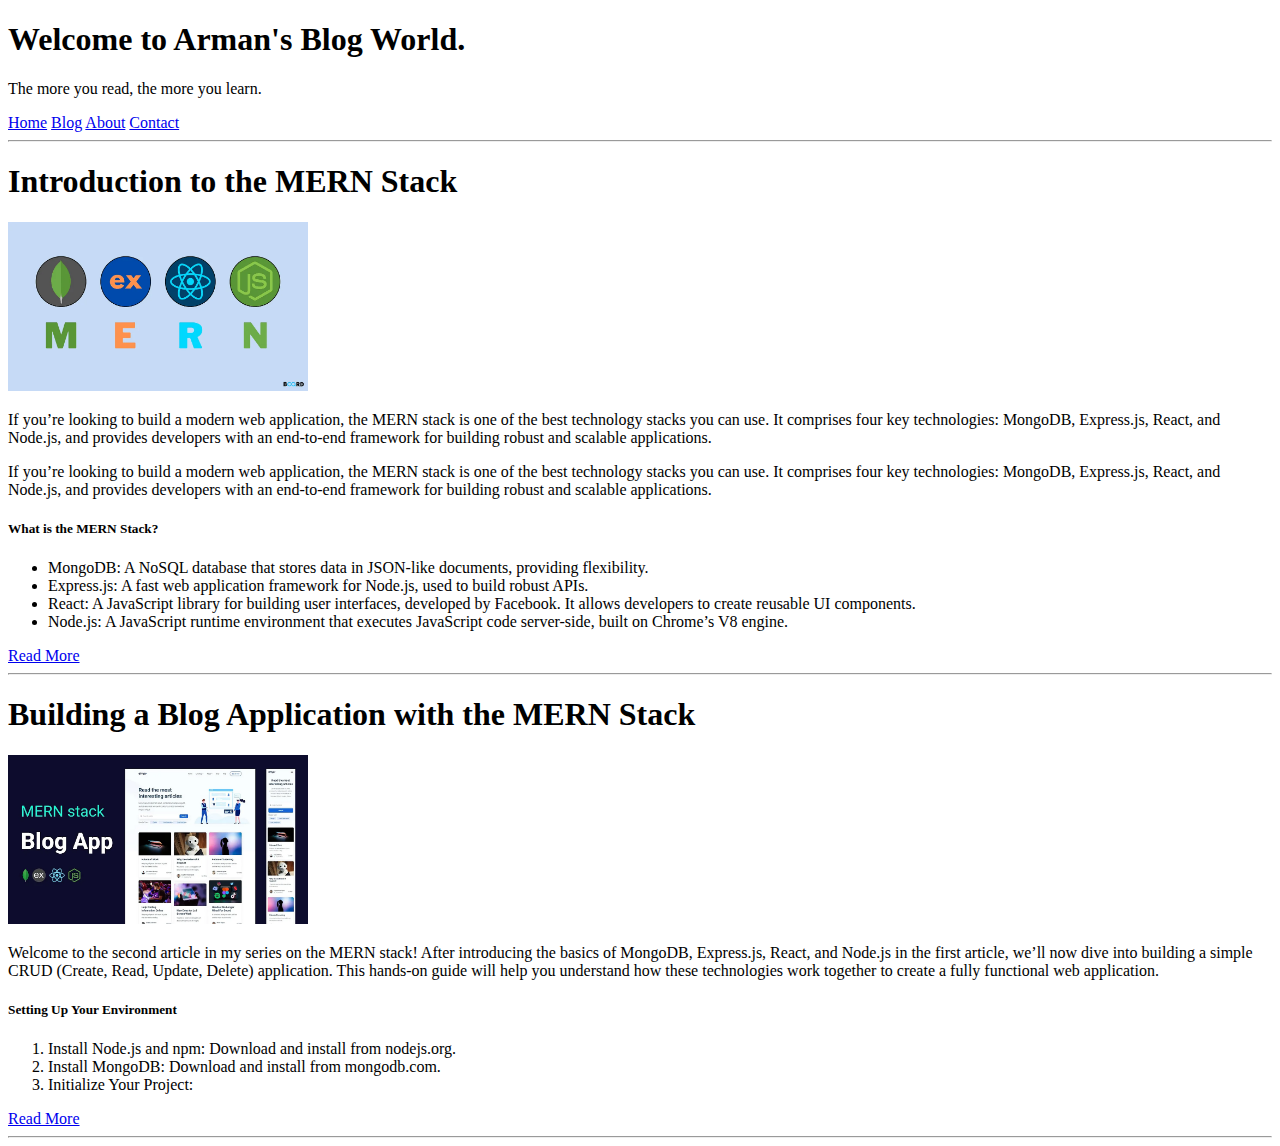
<file: class-01-28-feb-2025/index.html>
<!DOCTYPE html>
<html lang="en">
<head>
  <meta charset="UTF-8">
  <meta name="viewport" content="width=device-width, initial-scale=1.0">
  <title>Blog with Arman</title>
  <link rel="shortcut icon" href="./Arman.jpg" type="image/x-icon">
</head>
<body>

  <h1>Welcome to Arman's Blog World.</h1>
  <p>The more you read, the more you learn.</p>

  <div>
    <a href="#">Home</a>
    <a href="#">Blog</a>
    <a href="#">About</a>
    <a href="#">Contact</a>
  </div>

  <hr>

  <h1>Introduction to the MERN Stack</h1>
  <img src="./1.webp" alt="Image" width="300px">
  <p>If you’re looking to build a modern web application, the MERN stack is one of the best technology stacks you can use. It comprises four key technologies: MongoDB, Express.js, React, and Node.js, and provides developers with an end-to-end framework for building robust and scalable applications.</p>
  <p>If you’re looking to build a modern web application, the MERN stack is one of the best technology stacks you can use. It comprises four key technologies: MongoDB, Express.js, React, and Node.js, and provides developers with an end-to-end framework for building robust and scalable applications.</p>
  <h5>What is the MERN Stack?</h5>
  <ul>
    <li>MongoDB: A NoSQL database that stores data in JSON-like documents, providing flexibility.</li>
    <li>Express.js: A fast web application framework for Node.js, used to build robust APIs.</li>
    <li>React: A JavaScript library for building user interfaces, developed by Facebook. It allows developers to create reusable UI components.</li>
    <li>Node.js: A JavaScript runtime environment that executes JavaScript code server-side, built on Chrome’s V8 engine.</li>
  </ul>
  <a href="#">Read More</a>
  <hr>

  <h1>Building a Blog Application with the MERN Stack</h1>
  <img src="./2.webp" alt="Image" width="300px">
  <p>Welcome to the second article in my series on the MERN stack! After introducing the basics of MongoDB, Express.js, React, and Node.js in the first article, we’ll now dive into building a simple CRUD (Create, Read, Update, Delete) application. This hands-on guide will help you understand how these technologies work together to create a fully functional web application.</p>
  <h5>Setting Up Your Environment</h5>
  <ol>
    <li>Install Node.js and npm: Download and install from nodejs.org.</li>
    <li>Install MongoDB: Download and install from mongodb.com.</li>
    <li>Initialize Your Project:</li>
  </ol>
  <a href="#">Read More</a>
  <hr>
  
</body>
</html>
</file>
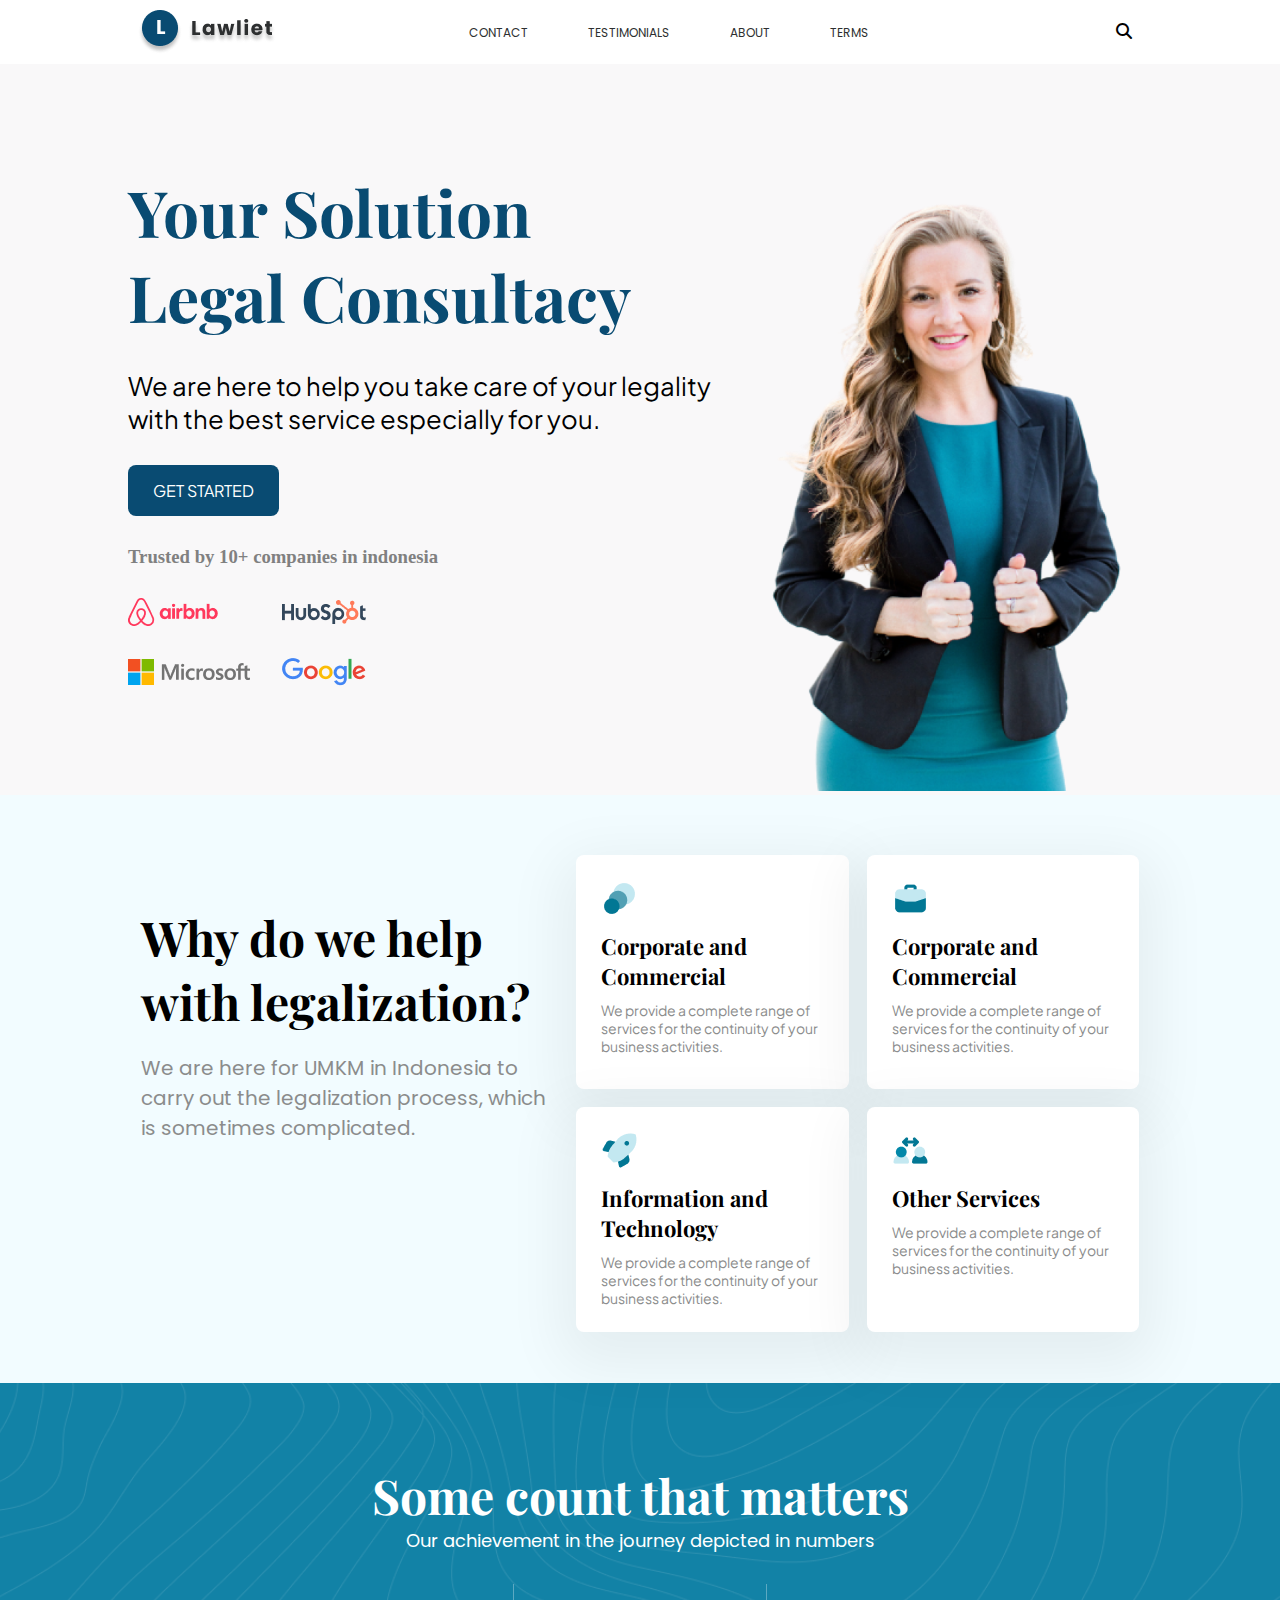
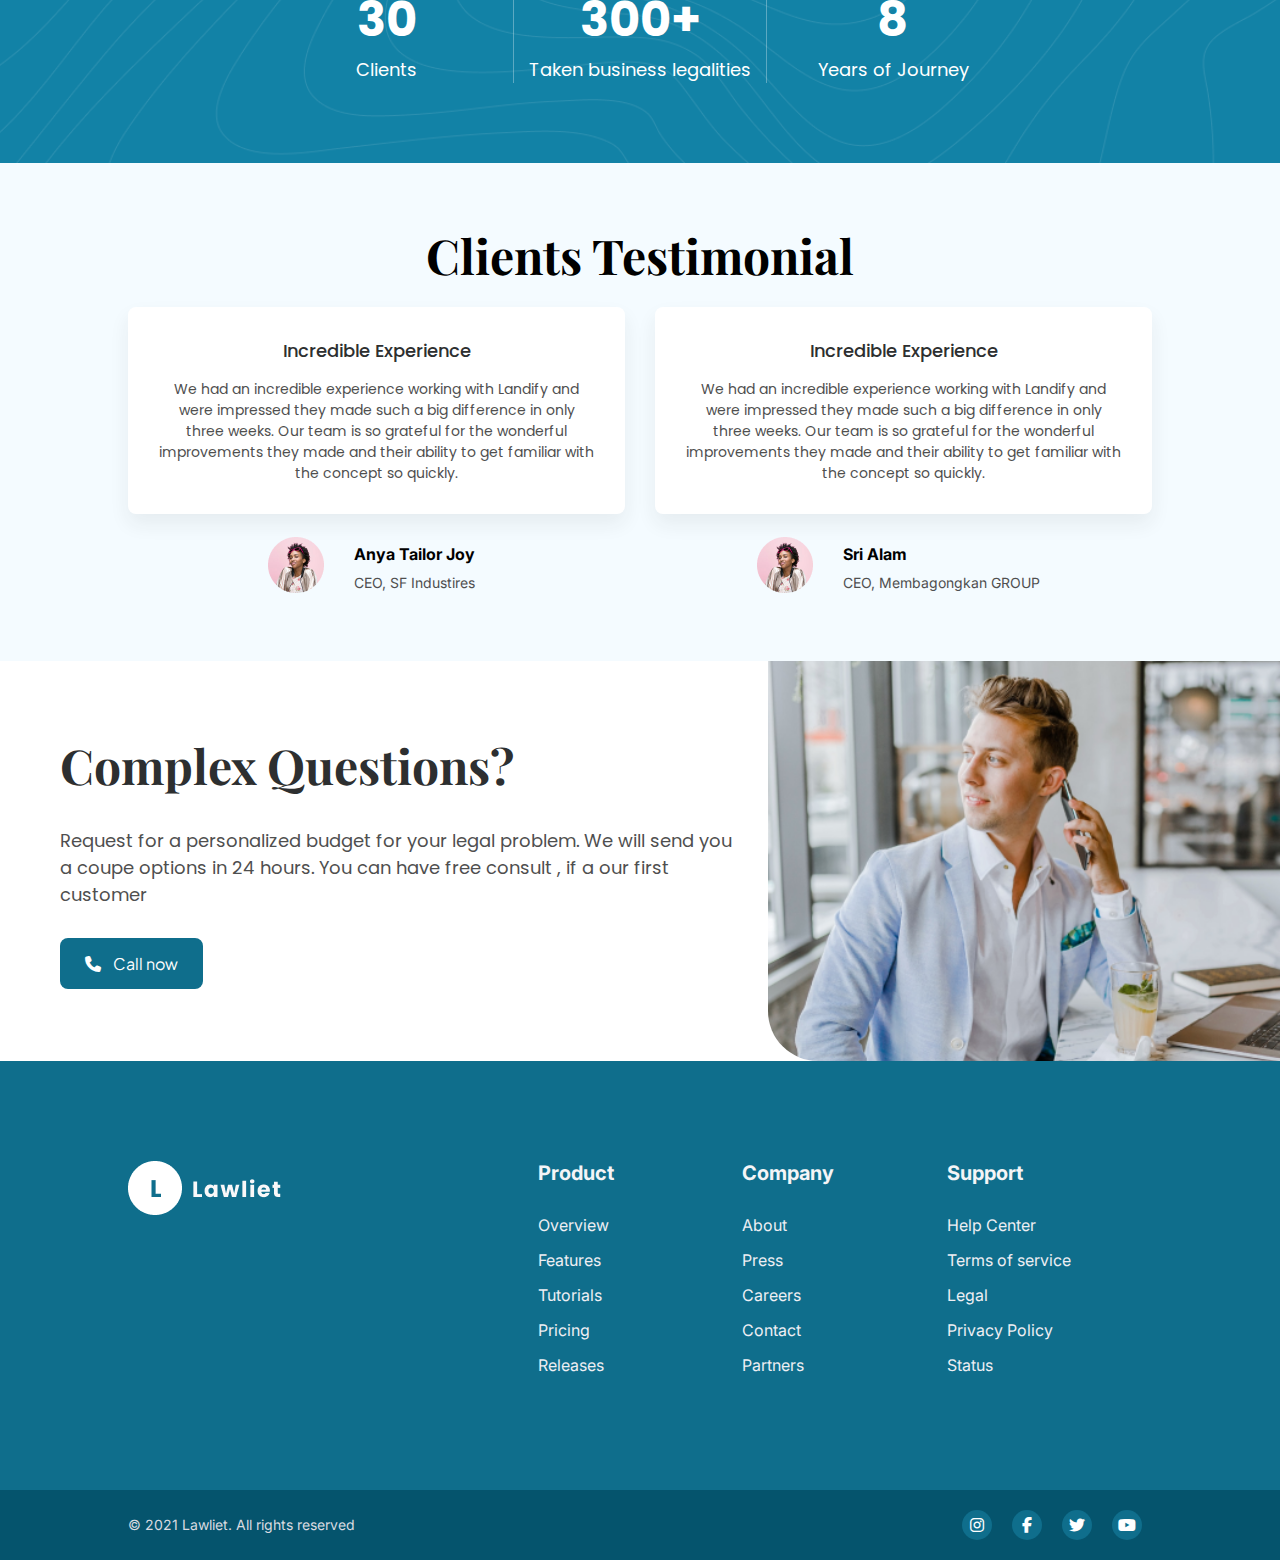
<file: class-03-06-march-2025/index.html>
<!DOCTYPE html>
<html lang="en">
<head>
  <meta charset="UTF-8">
  <meta name="viewport" content="width=device-width, initial-scale=1.0">
  <title>Lawliet</title>
  <link rel="shortcut icon" href="./ss.png" type="image/x-icon">

  <!-- CUSTOM CSS -->
  <link rel="stylesheet" href="./style.css">
  <!-- FONTAWESOME CSS -->
  <link rel="stylesheet" href="https://cdnjs.cloudflare.com/ajax/libs/font-awesome/6.7.2/css/all.min.css" integrity="sha512-Evv84Mr4kqVGRNSgIGL/F/aIDqQb7xQ2vcrdIwxfjThSH8CSR7PBEakCr51Ck+w+/U6swU2Im1vVX0SVk9ABhg==" crossorigin="anonymous" referrerpolicy="no-referrer" />

  <!-- GOOGLE FONTS -->
  <link rel="preconnect" href="https://fonts.googleapis.com">
  <link rel="preconnect" href="https://fonts.gstatic.com" crossorigin>
  <link href="https://fonts.googleapis.com/css2?family=Playfair+Display:ital,wght@0,400..900;1,400..900&display=swap" rel="stylesheet">
  <link href="https://fonts.googleapis.com/css2?family=Poppins:ital,wght@0,100;0,200;0,300;0,400;0,500;0,600;0,700;0,800;0,900;1,100;1,200;1,300;1,400;1,500;1,600;1,700;1,800;1,900&display=swap" rel="stylesheet">
  <link href="https://fonts.googleapis.com/css2?family=Plus+Jakarta+Sans:ital,wght@0,200..800;1,200..800&display=swap" rel="stylesheet">
  <link href="https://fonts.googleapis.com/css2?family=Inter:ital,opsz,wght@0,14..32,100..900;1,14..32,100..900&display=swap" rel="stylesheet">

</head>
<body>

  <!-- HEADER AREA START -->
  <header class="header-area">
    <div class="header">
      <div class="header-logo">
        <img src="./img/Logo.png" alt="logo">
      </div>
      <div class="header-menu">
        <nav>
          <ul>
            <li class="menu-item">
              <a href="" class="menu-link">contact</a>
            </li>
            <li class="menu-item">
              <a href="" class="menu-link">testimonials</a>
            </li>
            <li class="menu-item">
              <a href="" class="menu-link">about</a>
            </li>
            <li class="menu-item">
              <a href="" class="menu-link">terms</a>
            </li>
          </ul>
        </nav>
      </div>
      <div class="header-search">
        <i class="fa-solid fa-magnifying-glass"></i>
      </div>
    </div>
  </header>
  <!-- HEADER AREA END -->

  <!-- HERO AREA START -->
   <div class="hero-area">
    <div class="hero">
      <div class="hero-content">
        <h1 class="hero-title">Your Solution <br> Legal Consultacy</h1>
        <p class="hero-para">We are here to help you take care of your legality 
          with the best service especially for you.</p>
        <a href="" class="hero-btn">GET STARTED</a>
        <div class="hero-company">
          <h3 class="hero-company-title">Trusted by 10+ companies in indonesia</h3>
          <img src="./img/Group 25.png" alt="image">
        </div>
      </div>
      <div class="hero-image">
        <img src="./img/Hero Image.png" alt="image">
      </div>
    </div>
   </div>
  <!-- HERO AREA END -->

  <!-- SERVICE AREA START -->
   <div class="service-area">
    <div class="service">
      <div class="service-content">
        <h1>Why do we help with legalization?</h1>
        <p>We are here for UMKM in Indonesia to carry out the legalization process, which is sometimes complicated.</p>
      </div>
      <div class="service-categories">
        <div class="service-box">
          <img src="./img/Circle Layer.png" alt="image">
          <h5>Corporate and Commercial</h5>
          <p>We provide a complete range of services for the continuity of your business activities.</p>
        </div>
        <div class="service-box">
          <img src="./img/Bag.png" alt="image">
          <h5>Corporate and Commercial</h5>
          <p>We provide a complete range of services for the continuity of your business activities.</p>
        </div>
        <div class="service-box">
          <img src="./img/Rocket.png" alt="image">
          <h5>Information and Technology</h5>
          <p>We provide a complete range of services for the continuity of your business activities.</p>
        </div>
        <div class="service-box">
          <img src="./img/User Arrows.png" alt="image">
          <h5>Other Services</h5>
          <p>We provide a complete range of services for the continuity of your business activities.</p>
        </div>
      </div>
    </div>
   </div>
  <!-- SERVICE AREA END -->

  <!-- COUNTER AREA START -->
   <div class="counter-area">
    <div class="counter">
      <div class="counter-header">
        <h1>Some count that matters</h1>
        <p>Our achievement in the journey depicted in numbers</p>
      </div>
      <div class="counter-body">
        <div class="counter-item">
          <h1>30</h1>
          <p>Clients</p>
        </div>
        <div class="counter-item counter-side-border">
          <h1>300+</h1>
          <p>Taken business legalities</p>
        </div>
        <div class="counter-item">
          <h1>8</h1>
          <p>Years of Journey</p>
        </div>
      </div>
    </div>
   </div>
  <!-- COUNTER AREA END -->

  <!-- TSIMONIAL AREA START -->
   <div class="testimonial-area">
    <div class="testimonial">
      <h1>Clients Testimonial</h1>
      <div class="testimonial-body">
        <div class="testimonial-item">
          <div class="testimonial-content">
            <h5>Incredible Experience</h5>
            <p>We had an incredible experience working with Landify and were impressed they made such a big difference in only three weeks. Our team is so grateful for the wonderful improvements they made and their ability to get familiar with the concept so quickly.</p>
          </div>
          <div class="testimonial-user">
            <div class="t-user-image">
              <img src="./img/Photo.png" alt="image">
            </div>
            <div class="t-user-content">
              <h4>Anya Tailor Joy</h4>
              <p>CEO, SF Industires</p>
            </div>
          </div>
        </div>
        <div class="testimonial-item">
          <div class="testimonial-content">
            <h5>Incredible Experience</h5>
            <p>We had an incredible experience working with Landify and were impressed they made such a big difference in only three weeks. Our team is so grateful for the wonderful improvements they made and their ability to get familiar with the concept so quickly.</p>
          </div>
          <div class="testimonial-user">
            <div class="t-user-image">
              <img src="./img/Photo.png" alt="image">
            </div>
            <div class="t-user-content">
              <h4>Sri Alam</h4>
              <p>CEO, Membagongkan GROUP</p>
            </div>
          </div>
        </div>
      </div>
    </div>
   </div>
  <!-- TSIMONIAL AREA END -->

  <!-- FAQ AREA START -->
   <div class="faq-area">
    <div class="faq">
      <div class="faq-content">
        <h1>Complex Questions?</h1>
        <p>Request for a personalized budget for your legal problem. We will send you a coupe options in 24 hours. You can have free consult , if a our first customer</p>
        <a href=""><i class="fa-solid fa-phone"></i>&nbsp; &nbsp; Call now</a>
      </div>
      <div class="faq-image"></div>
    </div>
   </div>
  <!-- FAQ AREA END -->

  <!-- FOOTER AREA START -->
   <footer class="footer-area">
    <div class="footer-top">
      <div class="footer1">
        <div class="footer-item footer-logo">
          <a href="">
            <img src="./img/Logo-1.png" alt="logo">
          </a>
        </div>
        <div class="footer-item">
          <h5>Product</h5>
          <ul>
            <li><a href="">Overview</a></li>
            <li><a href="">Features</a></li>
            <li><a href="">Tutorials</a></li>
            <li><a href="">Pricing</a></li>
            <li><a href="">Releases</a></li>
          </ul>
        </div>
        <div class="footer-item">
          <h5>Company</h5>
          <ul>
            <li><a href="">About</a></li>
            <li><a href="">Press</a></li>
            <li><a href="">Careers</a></li>
            <li><a href="">Contact</a></li>
            <li><a href="">Partners</a></li>
          </ul>
        </div>
        <div class="footer-item">
          <h5>Support</h5>
          <ul>
            <li><a href="">Help Center</a></li>
            <li><a href="">Terms of service</a></li>
            <li><a href="">Legal</a></li>
            <li><a href="">Privacy Policy</a></li>
            <li><a href="">Status</a></li>
          </ul>
        </div>
      </div>
    </div>
    <div class="footer-bottom">
      <div class="footer2">
        <div class="bottom-left">
          <p>© 2021 Lawliet. All rights reserved</p>
        </div>
        <div class="bottom-right">
          <a href=""><i class="fa-brands fa-instagram"></i></a>
          <a href=""><i class="fa-brands fa-facebook-f"></i></a>
          <a href=""><i class="fa-brands fa-twitter"></i></a>
          <a href=""><i class="fa-brands fa-youtube"></i></a>
        </div>
      </div>
    </div>
   </footer>
  <!-- FOOTER AREA END -->
  
</body>
</html>
</file>
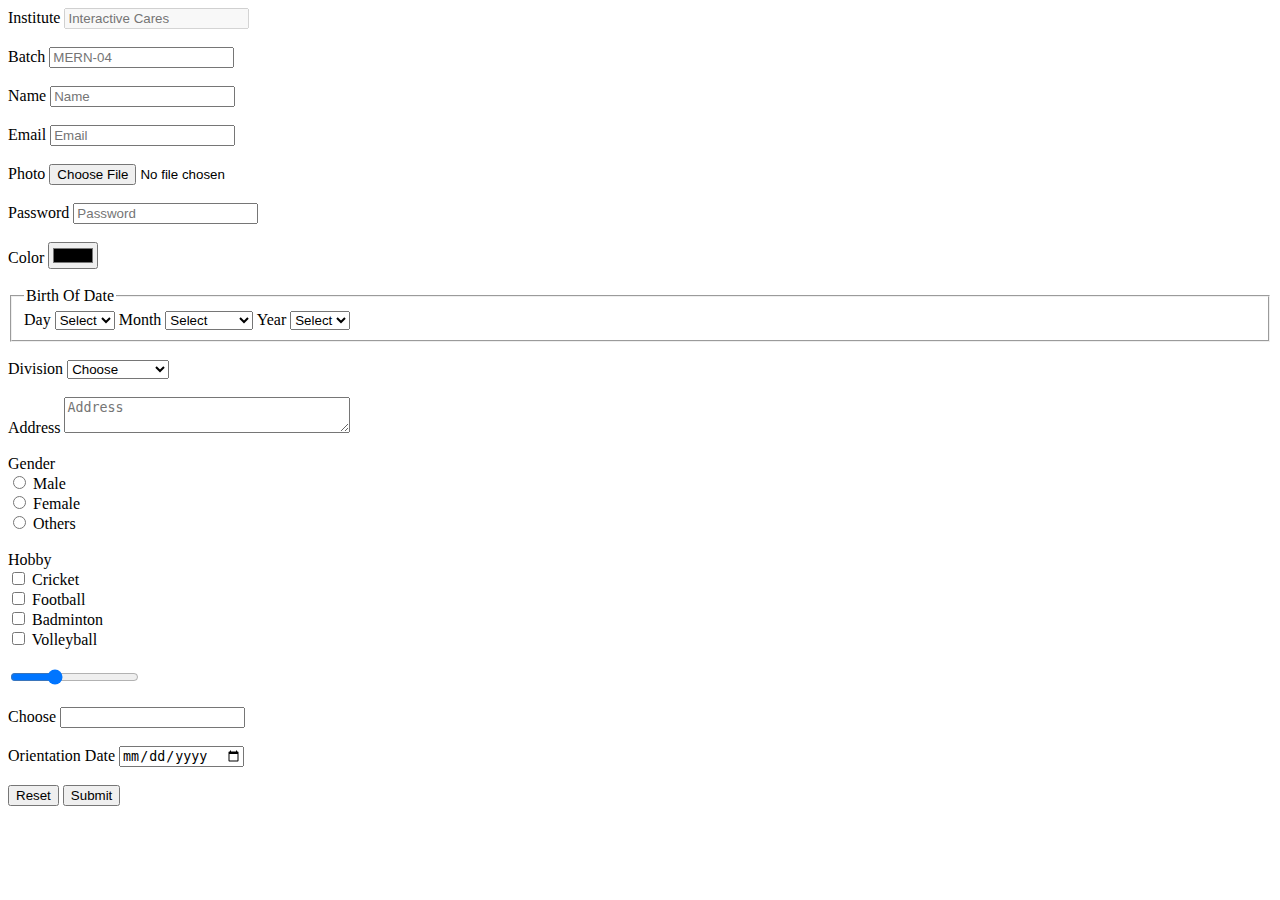
<file: class-02-04-march-2025/form.html>
<!DOCTYPE html>
<html lang="en">
<head>
  <meta charset="UTF-8">
  <meta name="viewport" content="width=device-width, initial-scale=1.0">
  <title>Form</title>
</head>
<body>

  <form action="">

    <div>
      <label for="">Institute</label>
      <input type="text" name="" placeholder="Interactive Cares" id="" disabled>
    </div>
    <br>
    <div>
      <label for="">Batch</label>
      <input type="text" name="" placeholder="MERN-04" id="" readonly>
    </div>
    <br>
    <div>
      <label for="">Name</label>
      <input type="text" name="" placeholder="Name" id="">
    </div>
    <br>
    <div>
      <label for="">Email</label>
      <input type="email" name="" placeholder="Email" id="">
    </div>
    <br>
    <div>
      <label for="">Photo</label>
      <input type="file" name="" placeholder="Photo" id="">
    </div>
    <br>
    <div>
      <label for="">Password</label>
      <input type="password" name="" placeholder="Password" id="">
    </div>
    <br>
    <div>
      <label for="">Color</label>
      <input type="color" name="" placeholder="Color" id="">
    </div>
    <br>
    <fieldset>
      <legend>Birth Of Date</legend>
      <label for="">Day</label>
      <select name="" id="">
        <option value="" hidden>Select</option>
        <option value="">1</option>
        <option value="">2</option>
        <option value="">3</option>
        <option value="">4</option>
        <option value="">5</option>
        <option value="">6</option>
        <option value="">7</option>
        <option value="">8</option>
        <option value="">9</option>
        <option value="">10</option>
        <option value="">11</option>
        <option value="">12</option>
        <option value="">13</option>
        <option value="">14</option>
        <option value="">15</option>
        <option value="">16</option>
        <option value="">17</option>
        <option value="">18</option>
        <option value="">19</option>
        <option value="">20</option>
        <option value="">21</option>
        <option value="">22</option>
        <option value="">23</option>
        <option value="">24</option>
        <option value="">25</option>
        <option value="">26</option>
        <option value="">27</option>
        <option value="">28</option>
        <option value="">29</option>
        <option value="">30</option>
        <option value="">31</option>
      </select>
      <label for="">Month</label>
      <select name="" id="">
        <option value="" hidden>Select</option>
        <option value="">January</option>
        <option value="">February</option>
        <option value="">March</option>
        <option value="">April</option>
        <option value="">May</option>
        <option value="">June</option>
        <option value="">July</option>
        <option value="">August</option>
        <option value="">September</option>
        <option value="">October</option>
        <option value="">November</option>
        <option value="">December</option>
      </select>
      <label for="">Year</label>
      <select name="" id="">
        <option value="" hidden>Select</option>
        <option value="">2000</option>
        <option value="">2001</option>
        <option value="">2002</option>
        <option value="">2003</option>
        <option value="">2004</option>
        <option value="">2005</option>
        <option value="">2006</option>
        <option value="">2007</option>
        <option value="">2008</option>
        <option value="">2009</option>
        <option value="">2010</option>
      </select>
    </fieldset>
    <br>
    <div>
      <label for="">Division</label>
      <select name="" id="">
        <option value="" hidden>Choose</option>
        <optgroup label="NORTH">
          <option value="">Rangpur</option>
          <option value="">Rajshahi</option>
          <option value="">Dhaka</option>
          <option value="">Sylhet</option>
        </optgroup>
        <optgroup label="SOUTH">
          <option value="">Khulna</option>
          <option value="">Barisal</option>
          <option value="">Chittagong</option>
        </optgroup>

      </select>
    </div>
    <br>
    <div>
      <label for="">Address</label>
      <textarea name="" id="" rows="2" cols="33" placeholder="Address"></textarea>
    </div>
    <br>
    <div>
      <label for="">Gender</label>
      <br>
      <input type="radio" name="gender" value="Male" id="Male">
      <label for="Male">Male</label>
      <br>
      <input type="radio" name="gender" value="Female" id="Female">
      <label for="Female">Female</label>
      <br>
      <input type="radio" name="gender" value="Others" id="Others">
      <label for="Others">Others</label>
    </div>
    <br>
    <div>
      <label for="">Hobby</label>
      <br>
      <input type="checkbox" name="hobby" id="Cricket">
      <label for="Cricket">Cricket</label>
      <br>
      <input type="checkbox" name="hobby" id="Football">
      <label for="Football">Football</label>
      <br>
      <input type="checkbox" name="hobby" id="Badminton">
      <label for="Badminton">Badminton</label>
      <br>
      <input type="checkbox" name="hobby" id="Volleyball">
      <label for="Volleyball">Volleyball</label>
      <br>
    </div>
    <br>
    <div>
      <input type="range" id="a" value="33">
    </div>
    <br>
    <div>
      <label for="browser">Choose</label>
      <input list="browsers" name="browser" id="browser">
      <datalist id="browsers">
        <option value="Edge">
        <option value="Firefox">
        <option value="Chrome">
        <option value="Opera">
        <option value="Safari">
      </datalist>
    </div>
    <br>
    <div>
      <label for="">Orientation Date</label>
      <input type="date" name="" placeholder="BOD" id="">
    </div>
    <br>
    <input type="reset" name="" id="" placeholder="Reset">

    <button type="button">Submit</button>

  </form>
  
</body>
</html>
</file>
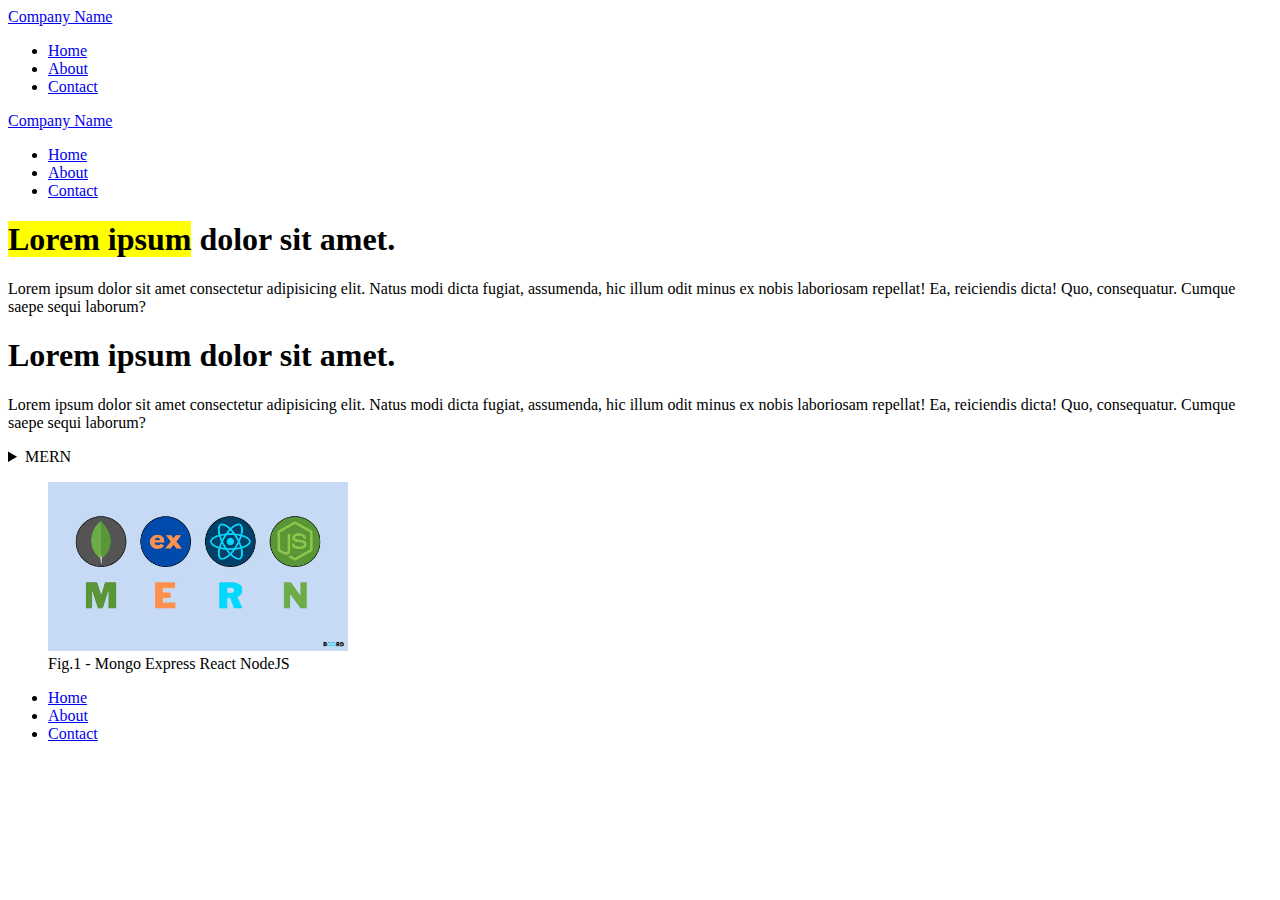
<file: class-02-04-march-2025/semantic.html>
<!DOCTYPE html>
<html lang="en">
<head>
  <meta charset="UTF-8">
  <meta name="viewport" content="width=device-width, initial-scale=1.0">
  <title>Semantic</title>
</head>
<body>

  <header>
    <nav>
      <a href="#">Company Name</a>
      <ul>
        <li><a href="#">Home</a></li>
        <li><a href="#">About</a></li>
        <li><a href="#">Contact</a></li>
      </ul>
    </nav>
  </header>

  <main>

    <aside>
      <a href="#">Company Name</a>
      <ul>
        <li><a href="#">Home</a></li>
        <li><a href="#">About</a></li>
        <li><a href="#">Contact</a></li>
      </ul>
    </aside>
  
    <section>
      <h1><mark>Lorem ipsum</mark> dolor sit amet.</h1>
      <p>Lorem ipsum dolor sit amet consectetur adipisicing elit. Natus modi dicta fugiat, assumenda, hic illum odit minus ex nobis laboriosam repellat! Ea, reiciendis dicta! Quo, consequatur. Cumque saepe sequi laborum?</p>
    </section>
  
    <article>
      <h1>Lorem ipsum dolor sit amet.</h1>
      <p>Lorem ipsum dolor sit amet consectetur adipisicing elit. Natus modi dicta fugiat, assumenda, hic illum odit minus ex nobis laboriosam repellat! Ea, reiciendis dicta! Quo, consequatur. Cumque saepe sequi laborum?</p>
      
      <details>
        <summary>MERN</summary>
        <p>Mongo Express React NodeJS</p>
      </details>

      <figure>
        <img src="./1.webp" alt="Trulli" width="300px">
        <figcaption>Fig.1 - Mongo Express React NodeJS</figcaption>
      </figure>
    </article>

  </main>

  <footer>
    <ul>
      <li><a href="#">Home</a></li>
      <li><a href="#">About</a></li>
      <li><a href="#">Contact</a></li>
    </ul>
  </footer>
  
</body>
</html>
</file>
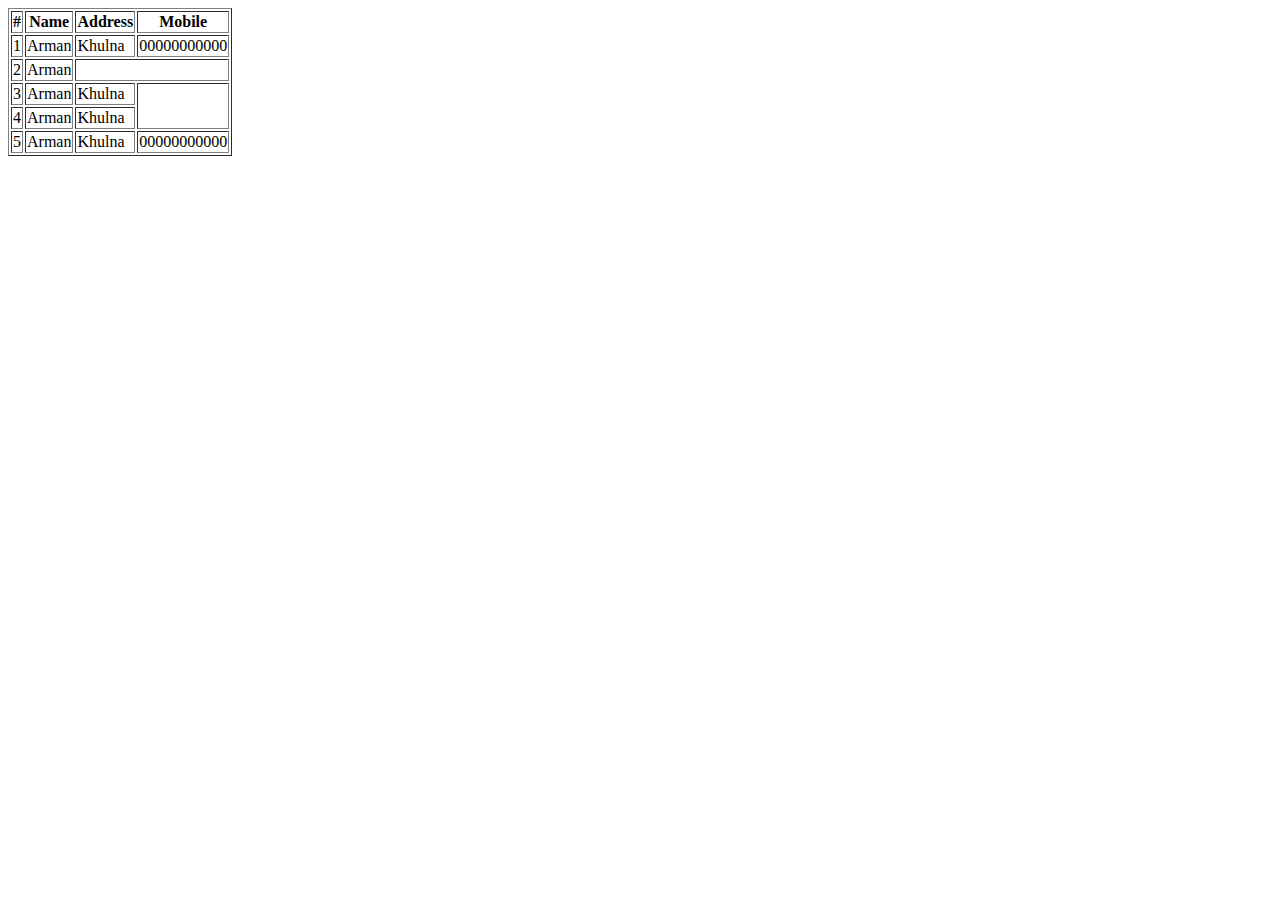
<file: class-02-04-march-2025/table.html>
<!DOCTYPE html>
<html lang="en">
<head>
  <meta charset="UTF-8">
  <meta name="viewport" content="width=device-width, initial-scale=1.0">
  <title>Table</title>
</head>
<body>

  <table border="1">
    <thead>
      <th>#</th>
      <th>Name</th>
      <th>Address</th>
      <th>Mobile</th>
    </thead>
    <tbody>
      <tr>
        <td>1</td>
        <td>Arman</td>
        <td>Khulna</td>
        <td>00000000000</td>
      </tr>
      <tr>
        <td>2</td>
        <td>Arman</td>
        <td colspan="2"></td>
      </tr>
      <tr>
        <td>3</td>
        <td>Arman</td>
        <td>Khulna</td>
        <td rowspan="2"></td>
      </tr>
      <tr>
        <td>4</td>
        <td>Arman</td>
        <td>Khulna</td>
      </tr>
      <tr>
        <td>5</td>
        <td>Arman</td>
        <td>Khulna</td>
        <td>00000000000</td>
      </tr>
    </tbody>
  </table>
  
</body>
</html>
</file>
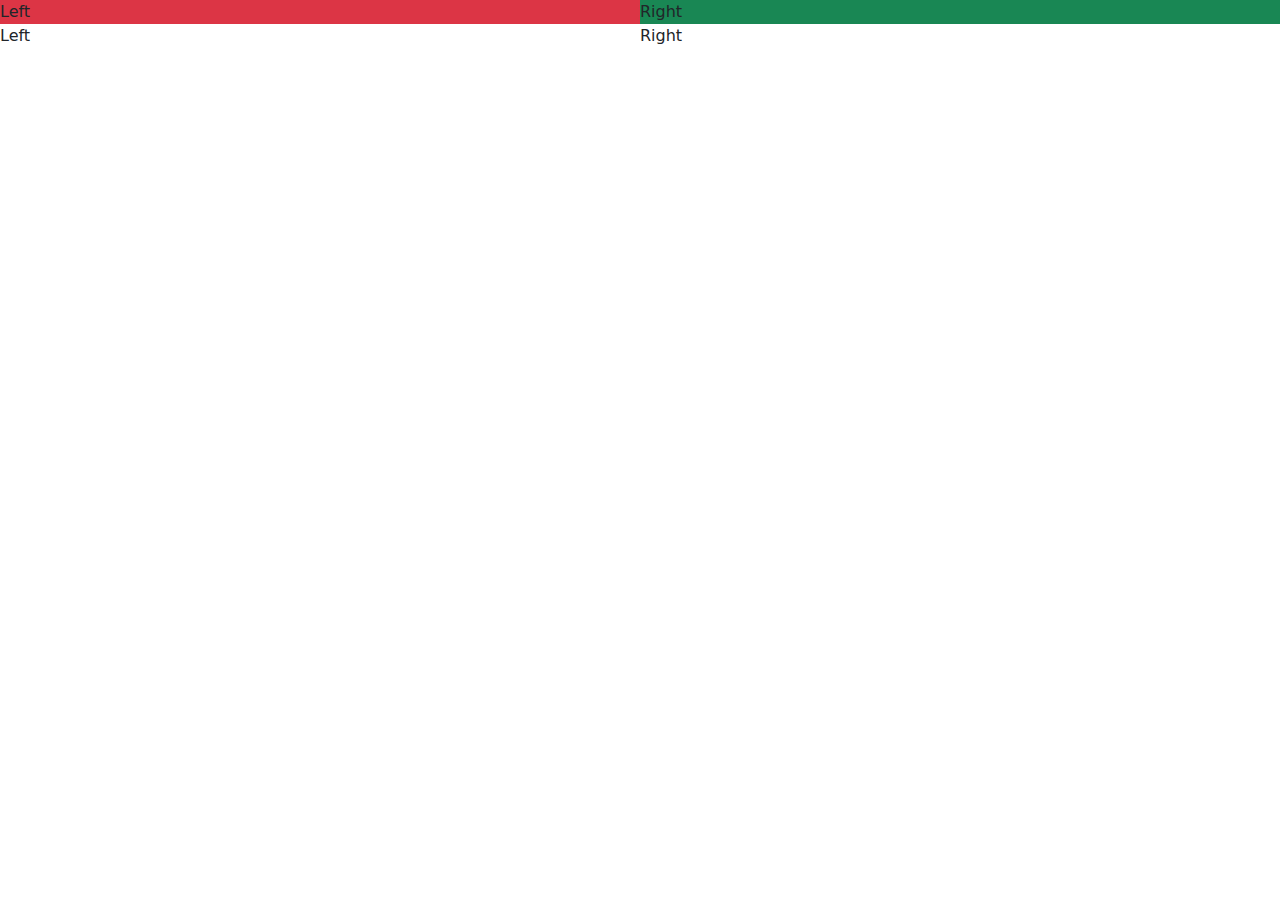
<file: class-03/bootstrap.html>
<!doctype html>
<html lang="en">
  <head>
    <meta charset="utf-8">
    <meta name="viewport" content="width=device-width, initial-scale=1">
    <title>Bootstrap demo</title>
    <!-- <link href="https://cdn.jsdelivr.net/npm/bootstrap@5.3.3/dist/css/bootstrap.min.css" rel="stylesheet" integrity="sha384-QWTKZyjpPEjISv5WaRU9OFeRpok6YctnYmDr5pNlyT2bRjXh0JMhjY6hW+ALEwIH" crossorigin="anonymous"> -->
<style>
:root {
    --bs-breakpoint-xs: 0;
    --bs-breakpoint-sm: 576px;
    --bs-breakpoint-md: 768px;
    --bs-breakpoint-lg: 992px;
    --bs-breakpoint-xl: 1200px;
    --bs-breakpoint-xxl: 1400px;
}
:root, [data-bs-theme=light] {
    --bs-blue: #0d6efd;
    --bs-indigo: #6610f2;
    --bs-purple: #6f42c1;
    --bs-pink: #d63384;
    --bs-red: #dc3545;
    --bs-orange: #fd7e14;
    --bs-yellow: #ffc107;
    --bs-green: #198754;
    --bs-teal: #20c997;
    --bs-cyan: #0dcaf0;
    --bs-black: #000;
    --bs-white: #fff;
    --bs-gray: #6c757d;
    --bs-gray-dark: #343a40;
    --bs-gray-100: #f8f9fa;
    --bs-gray-200: #e9ecef;
    --bs-gray-300: #dee2e6;
    --bs-gray-400: #ced4da;
    --bs-gray-500: #adb5bd;
    --bs-gray-600: #6c757d;
    --bs-gray-700: #495057;
    --bs-gray-800: #343a40;
    --bs-gray-900: #212529;
    --bs-primary: #0d6efd;
    --bs-secondary: #6c757d;
    --bs-success: #198754;
    --bs-info: #0dcaf0;
    --bs-warning: #ffc107;
    --bs-danger: #dc3545;
    --bs-light: #f8f9fa;
    --bs-dark: #212529;
    --bs-primary-rgb: 13,110,253;
    --bs-secondary-rgb: 108,117,125;
    --bs-success-rgb: 25,135,84;
    --bs-info-rgb: 13,202,240;
    --bs-warning-rgb: 255,193,7;
    --bs-danger-rgb: 220,53,69;
    --bs-light-rgb: 248,249,250;
    --bs-dark-rgb: 33,37,41;
    --bs-primary-text-emphasis: #052c65;
    --bs-secondary-text-emphasis: #2b2f32;
    --bs-success-text-emphasis: #0a3622;
    --bs-info-text-emphasis: #055160;
    --bs-warning-text-emphasis: #664d03;
    --bs-danger-text-emphasis: #58151c;
    --bs-light-text-emphasis: #495057;
    --bs-dark-text-emphasis: #495057;
    --bs-primary-bg-subtle: #cfe2ff;
    --bs-secondary-bg-subtle: #e2e3e5;
    --bs-success-bg-subtle: #d1e7dd;
    --bs-info-bg-subtle: #cff4fc;
    --bs-warning-bg-subtle: #fff3cd;
    --bs-danger-bg-subtle: #f8d7da;
    --bs-light-bg-subtle: #fcfcfd;
    --bs-dark-bg-subtle: #ced4da;
    --bs-primary-border-subtle: #9ec5fe;
    --bs-secondary-border-subtle: #c4c8cb;
    --bs-success-border-subtle: #a3cfbb;
    --bs-info-border-subtle: #9eeaf9;
    --bs-warning-border-subtle: #ffe69c;
    --bs-danger-border-subtle: #f1aeb5;
    --bs-light-border-subtle: #e9ecef;
    --bs-dark-border-subtle: #adb5bd;
    --bs-white-rgb: 255,255,255;
    --bs-black-rgb: 0,0,0;
    --bs-font-sans-serif: system-ui,-apple-system,"Segoe UI",Roboto,"Helvetica Neue","Noto Sans","Liberation Sans",Arial,sans-serif,"Apple Color Emoji","Segoe UI Emoji","Segoe UI Symbol","Noto Color Emoji";
    --bs-font-monospace: SFMono-Regular,Menlo,Monaco,Consolas,"Liberation Mono","Courier New",monospace;
    --bs-gradient: linear-gradient(180deg, rgba(255, 255, 255, 0.15), rgba(255, 255, 255, 0));
    --bs-body-font-family: var(--bs-font-sans-serif);
    --bs-body-font-size: 1rem;
    --bs-body-font-weight: 400;
    --bs-body-line-height: 1.5;
    --bs-body-color: #212529;
    --bs-body-color-rgb: 33,37,41;
    --bs-body-bg: #fff;
    --bs-body-bg-rgb: 255,255,255;
    --bs-emphasis-color: #000;
    --bs-emphasis-color-rgb: 0,0,0;
    --bs-secondary-color: rgba(33, 37, 41, 0.75);
    --bs-secondary-color-rgb: 33,37,41;
    --bs-secondary-bg: #e9ecef;
    --bs-secondary-bg-rgb: 233,236,239;
    --bs-tertiary-color: rgba(33, 37, 41, 0.5);
    --bs-tertiary-color-rgb: 33,37,41;
    --bs-tertiary-bg: #f8f9fa;
    --bs-tertiary-bg-rgb: 248,249,250;
    --bs-heading-color: inherit;
    --bs-link-color: #0d6efd;
    --bs-link-color-rgb: 13,110,253;
    --bs-link-decoration: underline;
    --bs-link-hover-color: #0a58ca;
    --bs-link-hover-color-rgb: 10,88,202;
    --bs-code-color: #d63384;
    --bs-highlight-color: #212529;
    --bs-highlight-bg: #fff3cd;
    --bs-border-width: 1px;
    --bs-border-style: solid;
    --bs-border-color: #dee2e6;
    --bs-border-color-translucent: rgba(0, 0, 0, 0.175);
    --bs-border-radius: 0.375rem;
    --bs-border-radius-sm: 0.25rem;
    --bs-border-radius-lg: 0.5rem;
    --bs-border-radius-xl: 1rem;
    --bs-border-radius-xxl: 2rem;
    --bs-border-radius-2xl: var(--bs-border-radius-xxl);
    --bs-border-radius-pill: 50rem;
    --bs-box-shadow: 0 0.5rem 1rem rgba(0, 0, 0, 0.15);
    --bs-box-shadow-sm: 0 0.125rem 0.25rem rgba(0, 0, 0, 0.075);
    --bs-box-shadow-lg: 0 1rem 3rem rgba(0, 0, 0, 0.175);
    --bs-box-shadow-inset: inset 0 1px 2px rgba(0, 0, 0, 0.075);
    --bs-focus-ring-width: 0.25rem;
    --bs-focus-ring-opacity: 0.25;
    --bs-focus-ring-color: rgba(13, 110, 253, 0.25);
    --bs-form-valid-color: #198754;
    --bs-form-valid-border-color: #198754;
    --bs-form-invalid-color: #dc3545;
    --bs-form-invalid-border-color: #dc3545;
}
*, ::after, ::before {
    box-sizing: border-box;
}
body {
    margin: 0;
    font-family: var(--bs-body-font-family);
    font-size: var(--bs-body-font-size);
    font-weight: var(--bs-body-font-weight);
    line-height: var(--bs-body-line-height);
    color: var(--bs-body-color);
    text-align: var(--bs-body-text-align);
    background-color: var(--bs-body-bg);
    -webkit-text-size-adjust: 100%;
    -webkit-tap-highlight-color: transparent;
}
div {
    display: block;
    unicode-bidi: isolate;
}
.container, .container-fluid, .container-lg, .container-md, .container-sm, .container-xl, .container-xxl {
    --bs-gutter-x: 1.5rem;
    --bs-gutter-y: 0;
    width: 100%;
    padding-right: calc(var(--bs-gutter-x) * .5);
    padding-left: calc(var(--bs-gutter-x) * .5);
    margin-right: auto;
    margin-left: auto;
}
.row {
    --bs-gutter-x: 1.5rem;
    --bs-gutter-y: 0;
    display: flex;
    flex-wrap: wrap;
    margin-top: calc(-1 * var(--bs-gutter-y));
    margin-right: calc(-.5 * var(--bs-gutter-x));
    margin-left: calc(-.5 * var(--bs-gutter-x));
}
.col-6 {
    flex: 0 0 auto;
    width: 50%;
}
.bg-danger {
    --bs-bg-opacity: 1;
    background-color: rgba(var(--bs-danger-rgb),var(--bs-bg-opacity))!important;
}
.bg-success {
    --bs-bg-opacity: 1;
    background-color: rgba(var(--bs-success-rgb),var(--bs-bg-opacity))!important;
}
</style>
  </head>
  <body>
    <div class="container">
      <div class="row">
        <div class="col-6 bg-danger">Left</div>
        <div class="col-6 bg-success">Right</div>
      </div>
    </div>
    <div class="container-fluid">
      <div class="row">
        <div class="col-6 bg-primary">Left</div>
        <div class="col-6 bg-info">Right</div>
      </div>
    </div>
    <script src="https://cdn.jsdelivr.net/npm/bootstrap@5.3.3/dist/js/bootstrap.bundle.min.js" integrity="sha384-YvpcrYf0tY3lHB60NNkmXc5s9fDVZLESaAA55NDzOxhy9GkcIdslK1eN7N6jIeHz" crossorigin="anonymous"></script>
  </body>
</html>
</file>
<file: class-03-06-march-2025/style.css>
*{
  padding: 0px;
  margin: 0px;
  box-sizing: border-box;
}
body{
  background-color: white;
}


/* HEADER AREA START */
.header-area{
  width: 100%;
  background-color: white;
  position: -webkit-sticky;
  position: sticky;
  top: 0;
}
.header{
  width: 80%;
  margin: auto;
  display: flex;
  align-items: center;
  padding: 10px;
}
.header-logo{
  width: 30%;
  display: flex;
  align-items: center;

}
.header-menu{
  width: 60%;

}
.header-menu nav ul{
  display: flex;
}
.header-menu nav ul li{
  list-style-type: none;
  padding: 10px 30px;
}
.header-menu nav ul li a{
  text-decoration: none;
  text-transform: uppercase;
  font-size: 12px;
  color: #2D2F30;
  font-weight: 400;
  font-family: "Poppins", sans-serif;
}
.header-menu nav ul li a:hover{
  color: #094B72;
}
.header-search{
  width: 10%;
  text-align: end;
  padding-right: 10px;
}

@media screen and (max-width: 600px) {
  
.header-logo{
  width: 90%;

}
.header-menu{
  display: none;
}
.header-search{
  width: 10%;
}
}

/* HEADER AREA END */

/* HERO AREA START */
.hero-area{
  background-color: #F9F8F9;
  width: 100%;
}
.hero{
  width: 80%;
  margin: auto;
  display: flex;
  align-items: center;
}
.hero-content{
  width: 60%;
}
.hero-title{
  font-size: 5vw;
  font-family: "Playfair Display", sans-serif;
  color: #094B72;
}
.hero-para{
  padding: 30px 0px;
  font-size: 2vw;
  font-family: "Plus Jakarta Sans", sans-serif;
}
.hero-btn{
  text-decoration: none;
  background-color: #094B72;
  color: white;
  border-radius: 8px;
  padding: 15px 25px;
  display: inline-block;
  font-family: "Plus Jakarta Sans", sans-serif;
}
.hero-btn:hover{
  background-color: #0494B3;
  color: white;
}
.hero-company{
  margin-top: 30px;
}
.hero-company-title{
  color: grey;
  margin-bottom: 30px;
}
.hero-image{
  width: 40%;
}
.hero-image img{
  width: 100%;
}

@media screen and (max-width: 600px) {

  .hero-company{
    display: none;
  }
}
/* HERO AREA END */




/* SERVICE AREA START */
.service-area{
  width: 100%;
  background-color: #F2FCFF;
  padding: 60px 0px;
}
.service{
  width: 80%;
  margin: auto;
  display: flex;
  justify-content: space-around;
}
.service-content{
  width: 40%;
  padding-top: 50px;
}
.service-content h1{
  font-size: 48px;
  font-family: "Playfair Display", sans-serif;
}
.service-content p{
  font-size: 20px;
  padding: 20px 0px;
  color: #8B8C8C;
  font-family: "Poppins", sans-serif;
}
.service-categories{
  width: 55%;
  display: grid;
  grid: 50% / auto auto;
  gap: 18px;
}
.service-box{
  padding: 25px;
  border-radius: 8px;
  background-color: white;
  box-shadow: 0px 18px 58px 16px #0000000F;
}
.service-box h5{
  font-size: 22px;
  padding: 10px 0px;
  font-family: "Playfair Display", sans-serif;
}
.service-box p{
  color: #8B8C8C;
  font-size: 14px;
  font-family: "Plus Jakarta Sans", sans-serif;
}
@media screen and (max-width: 600px) {

  .service{
    width: 80%;
    margin: auto;
    display: flex;
    justify-content: space-around;
    flex-direction: column;
  }
  .service-content{
    width: 100%;
  }

  .service-categories{
    width: 100%;
    display: block;
  }
  .service-box{
    margin-bottom: 20px;
  }
}
/* SERVICE AREA END */



/* COUNTER AREA START */
.counter-area{
  width: 100%;
  background-image: url('./img/BG.png');
  background-position: center;
  background-repeat: no-repeat;
  background-size: cover;
  color: white;
}
.counter{
  width: 60%;
  margin: auto;
  padding: 80px 0px;
}
.counter-header{
  text-align: center;
}
.counter-header h1{
  font-size: 48px;
  font-family: "Playfair Display", sans-serif;
}
.counter-header p{
  font-size: 18px;
  font-family: "Poppins", sans-serif;
}
.counter-body{
  margin-top: 30px;
  display: flex;
  justify-content: center;
}
.counter-item{
  text-align: center;
  width: 33%;
}
.counter-side-border{
  border-left:1px solid #ffffff50;
  border-right:1px solid #ffffff50;
}
.counter-item h1{
  font-size: 48px;
  font-family: "Poppins", sans-serif;
}
.counter-item p{
  font-size: 18px;
  font-family: "Poppins", sans-serif;
}

@media screen and (max-width: 600px) {
  
.counter-body{
  display: block;
}
.counter-item{
  width: 100%;
}

.counter-side-border{
  border:none;
  margin: 30px 0px;
}
}
/* COUNTER AREA END */



/* TESTIMONIAL AREA START */
.testimonial-area{
  width: 100%;
  background-color: #F4FBFF;
  padding: 60px 0px;
}
.testimonial{
  width: 80%;
  margin: auto;
}
.testimonial h1{
  font-family: "Playfair Display", sans-serif;
  font-weight: 700;
  font-size: 48px;
  text-align: center;
  margin-bottom: 20px;
}
.testimonial-body{
  display: flex;
  gap: 30px;
}
.testimonial-item{
  width: 50%;
}
.testimonial-item h5{
  font-size: 18px;
  font-weight: 500;
  color: #2D2F30;
}
.testimonial-item p{
  margin-top: 15px;
  font-size: 14px;
  font-weight: 400;
  color: #4F4F4F;
}
.testimonial-content{
  padding: 30px;
  border-radius: 8px;
  text-align: center;
  font-family: "Poppins", sans-serif;
  box-shadow: 0px 10px 20px 0px #29292A12;
  background: #FFFFFF;
}
.testimonial-user{
  display: flex;
  margin: auto;
  align-items: center;
  gap: 20px;
  justify-content: center;
  margin-top: 20px;
  font-family: "Inter", sans-serif;
}
.t-user-content h4 , .t-user-content p{
  margin: 10px;
}

@media screen and (max-width: 600px) {
  
.testimonial-body{
  display: block;
}
.testimonial-item{
  width: 100%;
}
}
/* TESTIMONIAL AREA END */





/* FAQ AREA START */
.faq-area{
  width: 100%;
  background-color: white;
}
.faq{
  width: 100%;
  display: flex;
  align-items: center;
}
.faq-content{
  width: 60%;
  padding-left: 60px;
  padding-right: 30px;
}
.faq-content h1{
  color: #2D2F30;
  font-size: 48px;
  font-family: "Playfair Display", sans-serif;
}
.faq-content p{
  font-size: 18px;
  font-family: "Poppins", sans-serif;
  padding: 30px 0px;
  color: #4F4F4F;
}
.faq-content a{
  text-decoration: none;
  background-color: #0F6E8C;
  color: white;
  border-radius: 8px;
  padding: 15px 25px;
  display: inline-block;
  font-family: "Plus Jakarta Sans", sans-serif;
}
.faq-content a:hover{
  background-color: #094B72;
}
.faq-image{
  width: 40%;
  height: 400px;
  background-image: url('./img/Group\ 30\ 123.png');
  background-position: center;
  background-repeat: no-repeat;
  background-size: cover;
  border-radius: 0px 0px 0px 50px;
}

@media screen and (max-width: 600px) {
  
.faq{
  display: block;
}
.faq-content{
  width: 100%;
  margin-bottom: 40px;
}
.faq-image{
  width: 100%;
  border-radius: 0px;
}
}
/* FAQ AREA END */



/* FOOTER AREA START */
.footer-top{
  width: 100%;
  background-color: #0F6E8C;
  color: #F4F5F7;
  padding: 100px 0px;
}
.footer1{
  width: 80%;
  margin: auto;
  display: flex;

}
.footer-item{
  width: 20%;
}
.footer-logo{
  width: 40%;
}
.footer-item h5{
  font-size: 20px;
  font-family: "Inter", sans-serif;
  margin-bottom: 30px;
}
.footer-item ul{
  list-style: none;
}
.footer-item ul li{
  display: block;
  margin-bottom: 15px;
}
.footer-item ul li a{
  text-decoration: none;
  color: #EEEFF4;
  font-size: 16px;
  font-family: "Inter", sans-serif;
  font-weight: 400;
  transition: .3s;
}
.footer-item ul li a:hover{
  letter-spacing: 2px;
}
.footer-bottom{
  width: 100%;
  background-color: #05546D;
  padding: 20px 0px;
  color: #D9DBE1;
}
.footer2{
  width: 80%;
  margin: auto;
  display: flex;
  align-items: center;
}
.bottom-left{
  width: 50%;
}
.bottom-left p{
  font-family: "Inter", sans-serif;
  font-size: 14px;
}
.bottom-right{
  width: 50%;
  display: flex;
  justify-content: end;
}
.bottom-right{
  text-align: end;
  width: 50%;
}
.bottom-right a{
  background-color: #0F6E8C;
  width: 30px;
  height: 30px;
  display: flex;
  align-items: center;
  justify-content: center;
  color: white;
  border-radius: 100%;
  margin: 0px 10px;
  text-decoration: none;
  transition: .3s;
}
.bottom-right a:hover{
  background-color: white;
  color: #0F6E8C;
}

@media screen and (max-width: 600px) {
  .footer-logo{
    margin-bottom: 40px;
  }
  .footer1{
    display: block;
  
  }
  .footer-item{
    width: 100%;
  }

.footer2{
  display: block;
  text-align: center;
}
.bottom-left{
  width: 100%;
  margin-bottom: 20px;
}
.bottom-right{
  justify-content: center;
  width: 100%;
}
}
</file>
